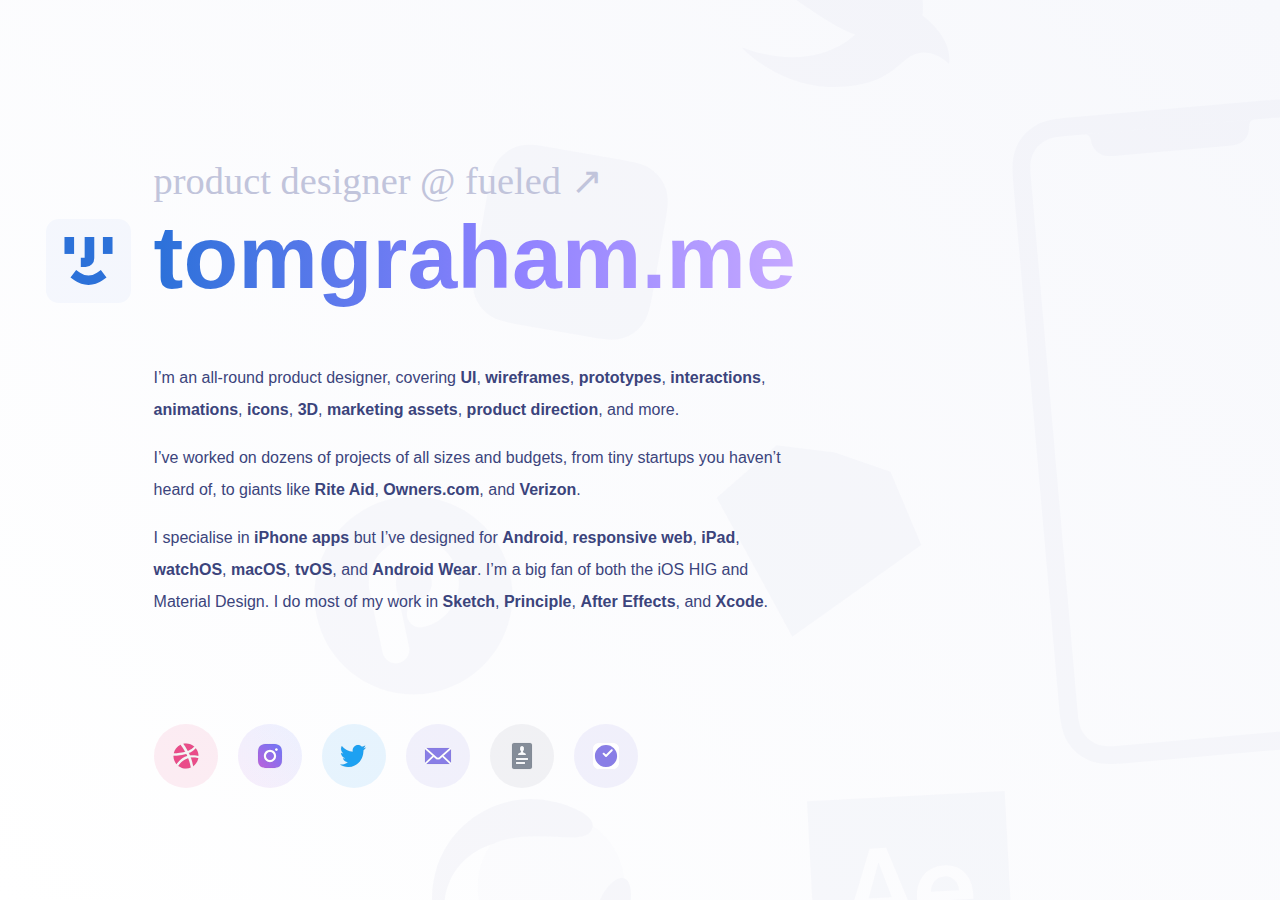
<file: index.html>
<!DOCTYPE html>
<html>
    <head>
        <meta charset="utf-8">
        <meta http-equiv="X-UA-Compatible" content="IE=edge">
        <title>tomgraham.me</title>
        <meta name="description" content="">
        <meta name="viewport" content="width=device-width, initial-scale=1">

		<link rel='stylesheet' href='css/main.css'>
		<script src='js/vendor/modernizr-2.6.2.min.js'></script>
    </head>
    <body class="home">
		<div class="main wrapper">
	        <header>
	        	<h2>product designer @ <a class="fueled" href="https://fueled.com">fueled</a></h2>
				<a href="./"><div class="faceyboi"></div></a>
				<h1>tomgraham.me</h1>
	        </header>
	        <section>
				<p>I’m an all-round product designer, covering <strong>UI</strong>, <strong>wireframes</strong>, <strong>prototypes</strong>, <strong>interactions</strong>, <strong>animations</strong>, <strong>icons</strong>, <strong>3D</strong>, <strong>marketing assets</strong>, <strong>product direction</strong>, and more.</p>
				<p>I’ve worked on dozens of projects of all sizes and budgets, from tiny startups you haven’t heard of, to giants like <strong>Rite Aid</strong>, <strong>Owners.com</strong>, and <strong>Verizon</strong>.</p>
	            <p>I specialise in <strong>iPhone apps</strong> but I’ve designed for <strong>Android</strong>, <strong>responsive web</strong>, <strong>iPad</strong>, <strong>watchOS</strong>, <strong>macOS</strong>, <strong>tvOS</strong>, and <strong>Android Wear</strong>. I’m a big fan of both the iOS HIG and Material Design. I do most of my work in <strong>Sketch</strong>, <strong>Principle</strong>, <strong>After Effects</strong>, and <strong>Xcode</strong>.</p>
	        </section>
	        <footer>
	            <ul class="social">
					<a href="https://www.dribbble.com/tmgrhm"><li id="dribbble">dribbble</li></a>
	        		<a href="https://www.instagram.com/tmgrhm"><li id="instagram">instagram</li></a>
					<a href="https://www.twitter.com/tmgrhm"><li id="twitter">twitter</li></a>
					<a href="mailto:hello.i.am.speaking.to.you.from.your.internet.website@tomgraham.me"><li id="email">email</li></a>
					<a href="./cv.html"><li id="cv">CV</li></a>
					<a href="http://tasklogue.com"><li id="tasklogue">tasklogue</li></a>
	        	</ul>
	        </footer>
		</div>
    </body>
</html>
</file>
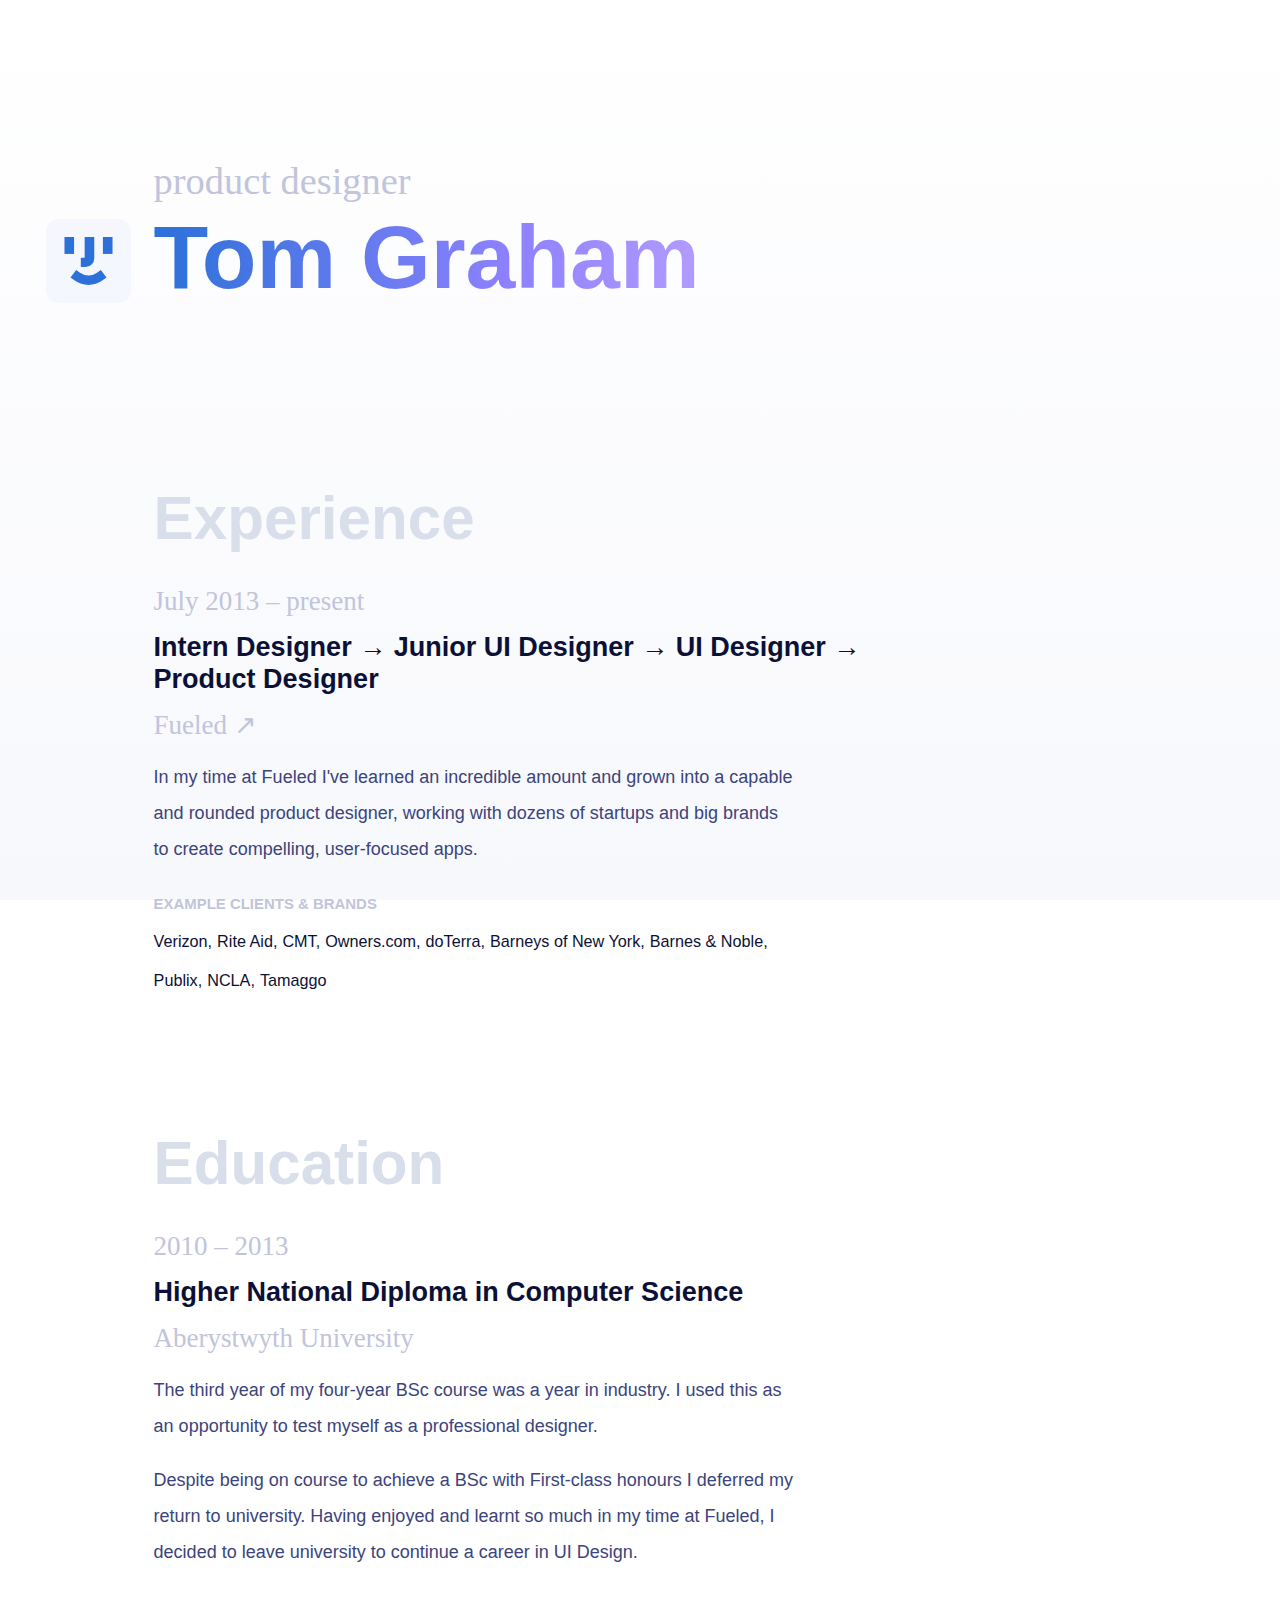
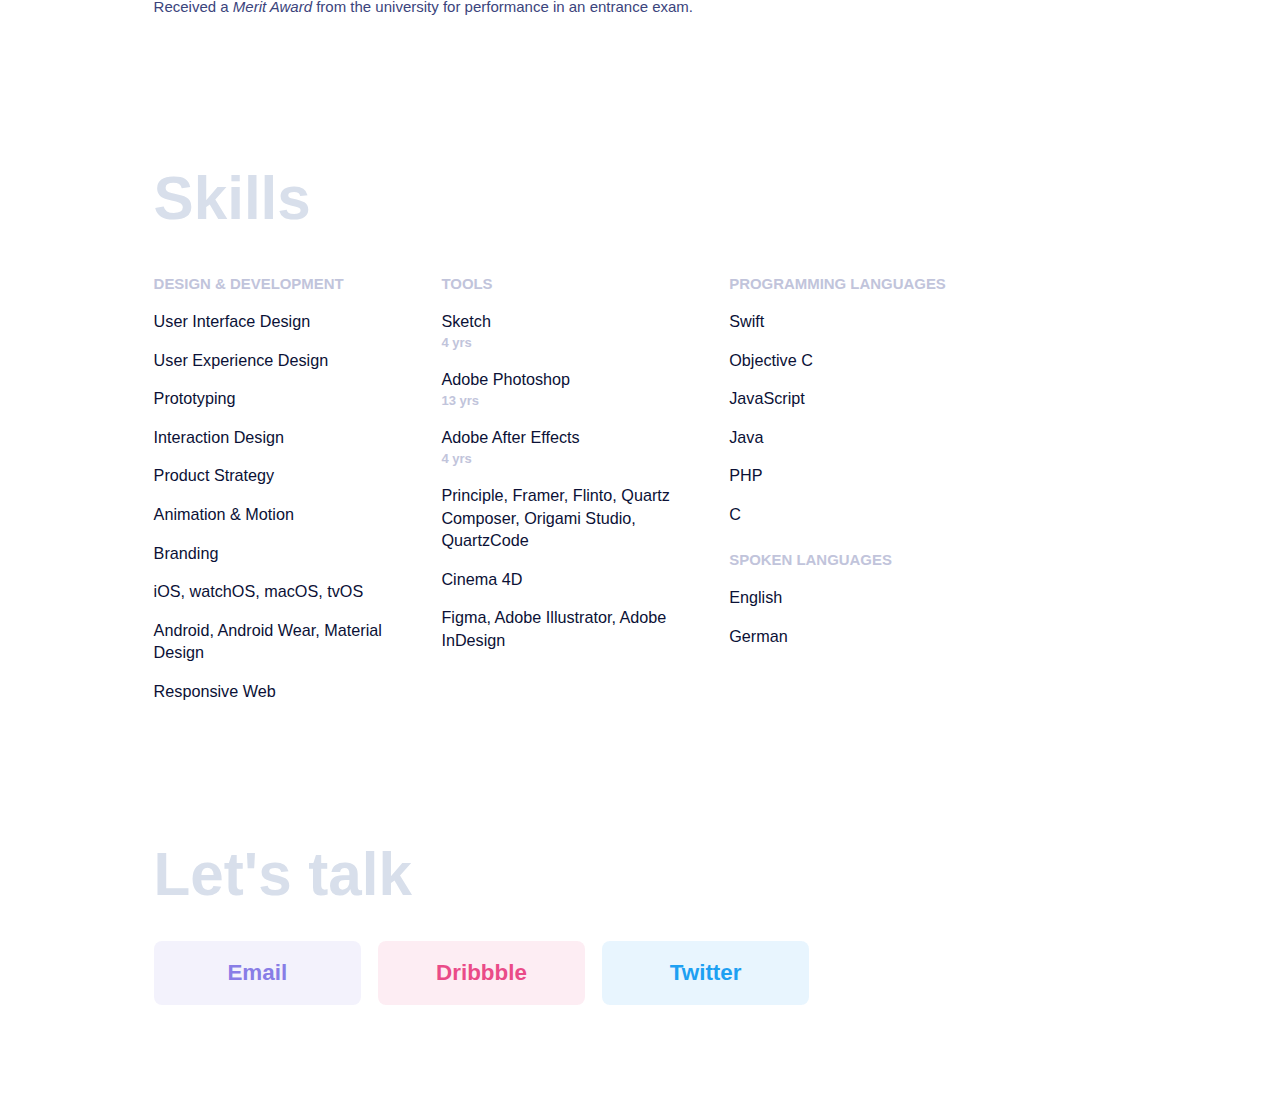
<file: cv.html>
<!DOCTYPE html>
<html>
    <head>
        <meta charset="utf-8">
        <meta http-equiv="X-UA-Compatible" content="IE=edge">
        <title>tomgraham.me/cv</title>
        <meta name="description" content="">
        <meta name="viewport" content="width=device-width, initial-scale=1">

		<link rel='stylesheet' href='css/main.css'>
		<script src='js/vendor/modernizr-2.6.2.min.js'></script>
    </head>
    <body class="cv">
		<div class="main wrapper">
	        <header>
				<h2>product designer</h2>
				<a href="./"><div class="faceyboi"></div></a>
				<h1>Tom Graham</h1>
	        </header>
			
			<section class="experience">
				<h1>Experience</h1>
				<h2>July 2013 – present</h2>
				<h3>Intern&nbsp;Designer → Junior&nbsp;UI&nbsp;Designer → UI&nbsp;Designer → Product&nbsp;Designer</h3>
				<h2><a class="fueled" href="https://fueled.com">Fueled</a></h2> 
				<p>In my time at Fueled I've learned an incredible amount and grown into a capable and rounded product designer, working with dozens of startups and big brands to create compelling, user-focused apps.</p>
				
				<section>
					<h5>Example Clients &amp; Brands</h5>
					<ul class="clients">
						<li>Verizon</li>
						<li>Rite Aid</li>
						<li>CMT</li>
						<li>Owners.com</li>
						<li>doTerra</li>
						<li>Barneys of New York</li>
						<li>Barnes &amp; Noble</li>
						<li>Publix</li>
						<li>NCLA</li>
						<li>Tamaggo</li>
					</ul>
				</section>
			</section>
			
			<section class="education">
				<h1>Education</h1>
					<h2>2010 – 2013</h2>
					<h3>Higher National Diploma in Computer&nbsp;Science</h3>
					<h2>Aberystwyth University</h2>		
				<p>The third year of my four-year BSc course was a year in industry. I used this as an opportunity to test myself as a professional designer.</p> 
				<p>Despite being on course to achieve a BSc with First-class honours I deferred my return to university. Having enjoyed and learnt so much in my time at Fueled, I decided to leave university to continue a career in UI Design.</p>
				<p><small>Received a <em>Merit Award</em> from the university for performance in an entrance exam.</small></p>
					<!--<li>
						<h4>2003 – 2010</h4>
						<h3>Caistor Grammar School</h3> 
						<h4><small>A-Level</small> 1 A, 1B, 2Cs</h4>
						<h4><small>GCSE</small> 1 A, 1B, 2Cs</h4>
						<!- noone cares about a-levels and gcses -*>
					</li>-->
			</section>
			
	        <section class="skills">
				<h1>Skills</h1>
				<div>
					<h5>Design &amp; Development</h5>
					<ul>
						<li>User Interface Design</li>
						<li>User Experience Design</li>
						<li>Prototyping</li>
						<li>Interaction Design</li>
						<li>Product Strategy</li>
						<li>Animation &amp; Motion</li>
						<li>Branding</li>
						<li>iOS, watchOS, macOS, tvOS</li>
						<li>Android, Android Wear, Material Design</li>
						<li>Responsive Web</li>
					</ul>
				</div>
				
				<div>
					<h5>Tools</h5>
					<ul>
						<li>
							Sketch
							<small>4 yrs</small>
						</li>
						<li>
							Adobe Photoshop 
							<small>13 yrs</small>
						</li>
						<li>
							Adobe After Effects
							<small>4 yrs</small>
						</li>
						<li>Principle, Framer, Flinto, Quartz Composer, Origami Studio, QuartzCode</li>
						<li>Cinema 4D</li>
						<li>Figma, Adobe Illustrator, Adobe InDesign</li>
					</ul>
				</div>
				
				<div>
					<h5>Programming Languages</h5>
					<ul>
						<li>Swift</li>
						<li>Objective C</li>
						<li>JavaScript</li>
						<li>Java</li>
						<li>PHP</li>
						<li>C</li>
					</ul>
					
					<h5>Spoken Languages</h5>
					<ul>
						<li>English</li>
						<li>German</li>
					</ul>
				</div>
	        </section>
			
			
			<section id="CTA">
				<h1>Let's talk</h1>
				<div class="buttons">
					<a class="button" id="email" href="mailto:hello.i.am.speaking.to.you.from.your.internet.website@tomgraham.me">Email</a>
					<a class="button" id="dribbble" href="https://dribbble.com/tmgrhm">Dribbble</a>
					<a class="button" id="twitter" href="https://twitter.com/tmgrhm">Twitter</a>
				</div>
			</section>
		</div>
    </body>
</html>
</file>
<file: css/main.css>
html,
button,
input,
select,
textarea {
    color: #3B447C;
}

html {
    font-size: 1em;
    line-height: 1.4em;
}

::-moz-selection {
    background: rgba(136, 125, 230, 0.2);
    text-shadow: none;
}
::selection {
    background: rgba(136, 125, 230, 0.2);
    text-shadow: none;
}

body {
	color: #3B447C;
	background: linear-gradient(to bottom, white 0%, #F7F8FC 100%) fixed;
    font-family: -apple-system, BlinkMacSystemFont, "Helvetica Neue", Helvetica, sans-serif;
	margin: auto 0;
}

body.home {
	background: url(../assets/bg-illu.svg) bottom -100px right -100px no-repeat fixed, linear-gradient(45deg, white 0%, #F7F8FC 100%) fixed;
}

a {
	color: #897EE6;
	transition: color, background, 0.2s ease-out 0s;
}
a:hover {
	transform: scale(1.05);
}
a:active {
	transform: scale(0.9);
}
/* fueled.com link */
a.fueled:active {
	color: #ae0000;
	background: rgba(174, 0, 0, 0.08);
}

strong {
	font-weight: 600;
}

.wrapper {
    width: 80%;
	height: 65%;
    margin: auto 0 auto 12%;
	position: absolute;
	top: 0;
	bottom: 0;
}

.faceyboi {
	width: 3.8vw;
	height: 3.8vw;
	
	position: absolute;
	top: 4.8vw;
	left: -8.4vw;
	padding: 1.4vw;
	
	border-radius: 1vw;
	
	content: url(../assets/faceyboi.svg);
	background: rgba(43, 112, 217, 0.04);
	
	transition: transform, background, 0.2s ease-out 0s;
}
a:hover .faceyboi {
	color: #fff;
	background: rgba(43, 112, 217, 0.18);
	
	top: 4.2vw;
	left: -9vw;
	padding: 2vw;
	
	transform: scale(1.05);
}
a:active .faceyboi {
	transform: scale(0.9);
	background: rgba(43, 112, 217, 0.4);
}

h1 {
	margin-top: 2em;
	margin-bottom: 0.5em;
	
	font-size:  72px;
	font-size: 4.7vw;
	line-height: 1.2em;
	font-weight: 800;
	
	word-wrap: break-word;
	overflow: visible;
	
	color: #D8DFEB;
}
header h1 {
	width: 56vw;
	margin: 0;
	margin-bottom: 4vw;
	
	font-size:  96px;
	font-size: 7vw;
	
	color: #897EE6;
	/*background: linear-gradient(45deg, #897EE6 0%, #E67EC1 100%);*/
	background: linear-gradient(90deg, #2B71D9 0%, #8E81FF 50%, #D4B3FF 100%);
	background-clip: text;
	  -webkit-background-clip: text;
	  -webkit-text-fill-color: transparent;
}

h2 {
	margin: 0.5em 0;
	
	font: 1.5em/1.2em "SF Mono", Menlo, Inconsolata, mono;
	font-weight: normal;
	color: #C1C4DB;
	
	/*transition: font-size 0.2s ease-out 0s;*/
}
header h2 {
	margin: 0em;
	
	font: 2.25em/1.5em;
	font-size: 3vw;
}

h2 a {
	text-decoration: none;
	color: inherit;
}
h2 a:hover {
	color: #897EE6;
	background: rgba(136, 125, 230, 0.14);
}
h2 a::after {
	content: " ↗";
	color: #C1C4DB;
}

h3 {
	color: #0B1136;
	font-weight: 800;
	font-size: 1.5em;
	line-height: 1.2em;
}

h5 {
	text-transform: uppercase;
	/*font-variant: small-caps;*/
	color: #C1C4DB;
}

p {
	max-width: 640px;
	
	font-size: 1em;
	line-height: 2em;
}

ul {
	padding: 0;
	margin: 0;
	margin-top: 0.4em;
}

ul li {
	list-style: none;
	color: #0B1136;
	font-size: 0.9em;
	padding-bottom: 1em;
}

footer {
	padding: 10vh 0;
}

 /**********
 * social *
**********/
ul.social {
	font-size: 0;
}

ul.social li {
	display: inline-block;
	width: 5vw;
	height: 5vw;
	min-height: 44px;
	min-width: 44px;
	max-height: 72px;
	max-width: 72px;
	border-radius: 36px;
	margin: 0 20px 20px 0;
	
	transition: all 0.2s ease-out 0s;
}
ul.social li:hover {
	transform: scale(1.1);
}
ul.social li:active {
	transform: scale(0.9);
}

li#tasklogue {
	background: url(../assets/Tasklogue.svg) no-repeat center rgba(136, 125, 230, 0.1);
}
li#tasklogue:hover {
	background: url(../assets/Tasklogue.svg) no-repeat center rgba(136, 125, 230, 0.2);
}

li#email {
	background: url(../assets/Email.svg) no-repeat center rgba(136, 125, 230, 0.1);
}
li#email:hover {
	background: url(../assets/Email.svg) no-repeat center rgba(136, 125, 230, 0.2);
}

li#dribbble {
	background: url(../assets/Dribbbble.svg) no-repeat center rgba(234, 75, 136, 0.1);
}
li#dribbble:hover {
	background: url(../assets/Dribbbble.svg) no-repeat center rgba(234, 75, 136, 0.2);
}

li#instagram {
	background:  url(../assets/Instagram.svg) no-repeat center, linear-gradient(45deg, rgba(188, 97, 218, 0.1) 0%, rgba(87, 125, 255, 0.1) 100%);
}
li#instagram:hover {
	background:  url(../assets/Instagram.svg) no-repeat center, linear-gradient(45deg, rgba(188, 97, 218, 0.2) 0%, rgba(87, 125, 255, 0.2) 100%);
}

li#twitter {
	background: url(../assets/Twitter.svg) no-repeat center rgba(29, 160, 242, 0.1);
}
li#twitter:hover {
	background: url(../assets/Twitter.svg) no-repeat center rgba(29, 160, 242, 0.2);
}

li#cv {
	background: url(../assets/cv.svg) center no-repeat rgba(133, 141, 153, 0.1);
}
li#cv:hover {
	background: url(../assets/cv.svg) center no-repeat rgba(133, 141, 153, 0.2);
}

/* buttons */

div.buttons {
	width: 100%;
	display: flex;
	flex-direction: row;
	flex-wrap: wrap;
	align-self: center;
	align-content: center;
}

a.button {
	background: rgba(136, 125, 230, 0.1);
	
	display: inline-flex;
	justify-content: center;
	align-items: center;
	padding: 0 1em;
	margin-bottom: 1em;
	
	height: 3vw;
	width: 9vw;
	min-height: 48pt;
	min-width: 122pt;
	max-height: 40pt;
	border-radius: 6pt;
	
	font-size: 1.4rem;
	font-weight: bold;
	text-decoration: none;
	text-align: center;
	color: rgba(136, 125, 230, 1);
	
	transition: all 0.2s ease-out 0s;
}
a.button:hover {
	background: rgba(136, 125, 230, 0.2);
	/*padding: 2pt 12pt;
	margin: -2pt -4pt;*/
}
a.button:active {
	background: rgba(136, 125, 230, 0.4);
}

a.button.icon-left::before {
	margin-right: 0.5em;
	padding: 0;
	padding-top: 0.2em;  /*dropped to sit with text's x-height/baseline */
}

/* button specifics */
a.button.icon-left#email::before {
	content: url(../assets/Email.svg);
}

a.button#dribbble {
	color: rgba(234, 75, 136, 1);
	background: rgba(234, 75, 136, 0.1);
}
a.button.icon-left#dribbble::before {
	content: url(../assets/Dribbbble.svg);
}

a.button#twitter {
	color: rgba(29, 160, 242, 1);
	background: rgba(29, 160, 242, 0.1);
}
a.button.icon-left#twitter::before {
	content: url(../assets/Twitter.svg);
}


  /**********
    * cv *
 **********/
 .cv {
 	font-size: large;
 }
 
 .cv section {
 	min-width: 33%;
 	display: inline-block;
 	vertical-align: top;
 	padding-right: 2vw;
 }
 
 .cv section div {
 	display: inline-block;
 	vertical-align: top;
 	padding-right: 1vw;
 }
 
 .cv section#CTA {
	/*margin-top: 2em;*/
	/*padding-top: 0.2em; /*offset to match text's x-height/baseline*!/*/
	padding-bottom: 10vh;
	
	font-size:  72px;
	font-size: 4.7vw;
 }
 
 .cv h3 {
 	max-width: 30em;
 }
 
 .cv h3, .cv h4, .cv h5 {
 	margin: 0.5em 0;
 }
 
 .cv ul {
 	display: inline-block;
 }
 
 /* experience */
 .cv .experience section {
 	max-width: 640px;
 }
 .cv .experience ul li {
 	display: inline-block;
 }
 .cv .experience ul li::after {
 	content: ",";
 }
 .cv .experience ul li:last-of-type::after {
 	content: "";
 }
 
 /* skills */
 .cv .skills ul {
 	width: 15em;
 }
  
 .cv .skills ul li small {
 	display: block;
 	font-size: inherit;
 	font-size: small;
 	line-height: 1.5em;
 	color: #C1C4DB;
 	/*text-transform: uppercase;*/
 	font-weight: 600;
 }
</file>
